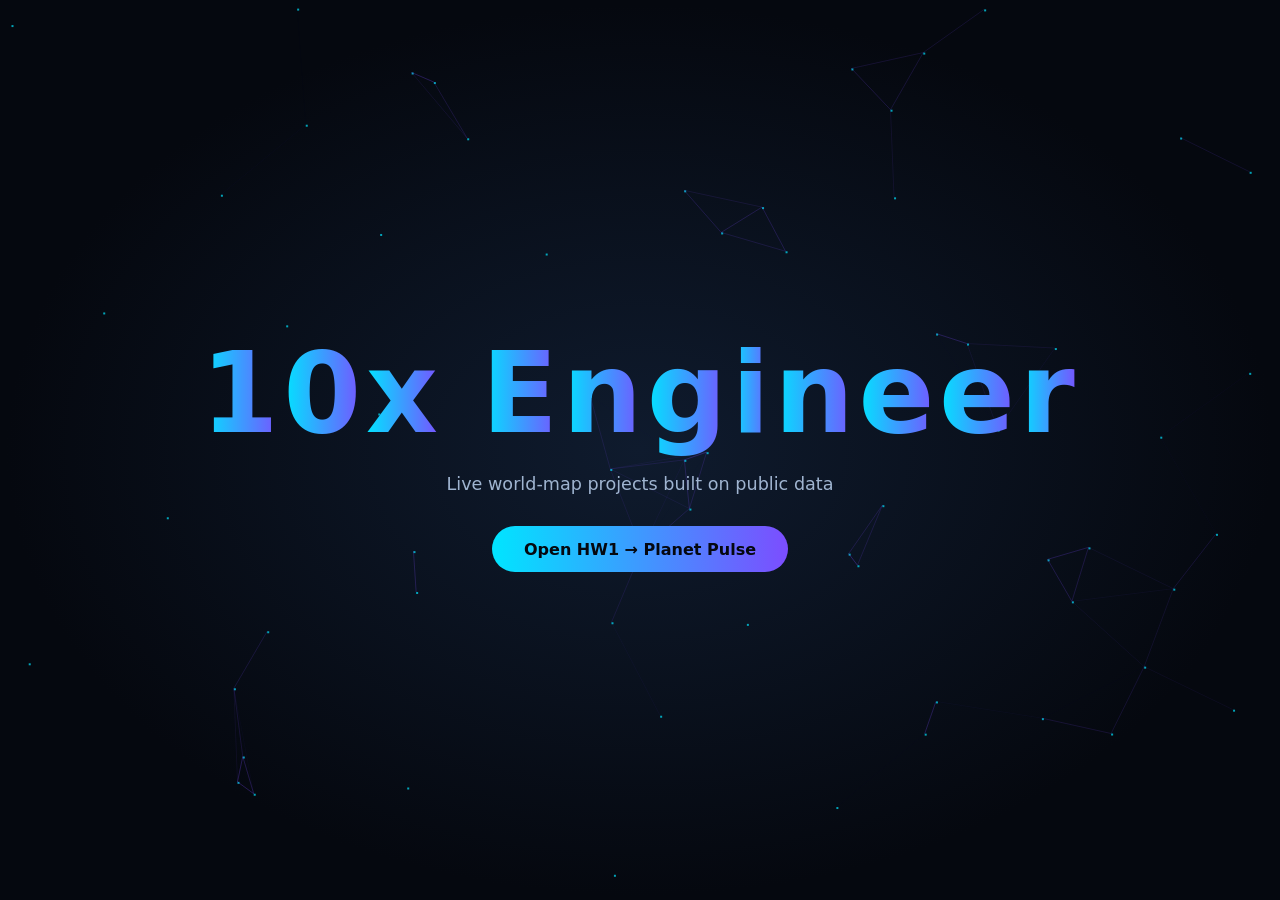
<file: index.html>
<!DOCTYPE html>
<html lang="en">
<head>
<meta charset="utf-8">
<meta name="viewport" content="width=device-width, initial-scale=1">
<title>10x Engineer</title>
<style>
  :root { --accent: #00e5ff; --accent2: #7c4dff; }
  * { box-sizing: border-box; }
  html, body { height: 100%; margin: 0; }
  body {
    display: flex; flex-direction: column; align-items: center; justify-content: center;
    background: radial-gradient(ellipse at center, #0f1b2e 0%, #05080f 70%);
    color: #e8f1ff; font-family: "Segoe UI", system-ui, sans-serif; overflow: hidden;
  }
  canvas { position: fixed; inset: 0; z-index: 0; }
  main { position: relative; z-index: 1; text-align: center; padding: 1rem; }
  h1 {
    margin: 0; font-size: clamp(2.5rem, 10vw, 7rem); font-weight: 800; letter-spacing: .04em;
    white-space: nowrap; display: inline-block;
  }
  h1 .ch {
    display: inline-block; opacity: 0; transform: translateY(40px) scale(.6) rotate(-8deg);
    background: linear-gradient(90deg, var(--accent), var(--accent2));
    -webkit-background-clip: text; background-clip: text; color: transparent;
    animation: pop .7s cubic-bezier(.2,1.4,.4,1) forwards, glow 3s ease-in-out infinite;
    animation-delay: calc(var(--i) * 90ms), calc(1.8s + var(--i) * 120ms);
  }
  h1 .sp { width: .35em; }
  @keyframes pop { to { opacity: 1; transform: none; } }
  @keyframes glow {
    0%, 100% { filter: drop-shadow(0 0 4px rgba(0,229,255,.3)); transform: translateY(0); }
    50% { filter: drop-shadow(0 0 16px rgba(124,77,255,.9)); transform: translateY(-6px); }
  }
  p { opacity: 0; margin: 1rem 0 2rem; font-size: 1.1rem; color: #9fb4d0; animation: fade 1s ease 1.9s forwards; }
  a.btn {
    display: inline-block; padding: .85rem 2rem; border-radius: 999px; text-decoration: none;
    color: #05080f; font-weight: 700; background: linear-gradient(90deg, var(--accent), var(--accent2));
    opacity: 0; animation: fade 1s ease 2.3s forwards; transition: transform .2s, box-shadow .2s;
  }
  a.btn:hover, a.btn:focus-visible { transform: translateY(-3px) scale(1.04); box-shadow: 0 8px 28px rgba(0,229,255,.4); }
  @keyframes fade { to { opacity: 1; } }
  @media (prefers-reduced-motion: reduce) {
    h1 .ch, p, a.btn { animation: none; opacity: 1; transform: none; }
  }
</style>
</head>
<body>
<canvas id="bg"></canvas>
<main>
  <h1 id="title" aria-label="10x Engineer"></h1>
  <p>Live world-map projects built on public data</p>
  <a class="btn" href="HW1/">Open HW1 &rarr; Planet Pulse</a>
</main>
<script>
  // Letter-by-letter title
  const title = document.getElementById('title');
  [...'10x Engineer'].forEach((c, i) => {
    const s = document.createElement('span');
    s.className = 'ch' + (c === ' ' ? ' sp' : '');
    s.style.setProperty('--i', i);
    s.setAttribute('aria-hidden', 'true');
    s.textContent = c === ' ' ? '\u00a0' : c;
    title.appendChild(s);
  });

  // Drifting particle network background
  const cv = document.getElementById('bg'), ctx = cv.getContext('2d');
  let w, h, pts;
  function init() {
    w = cv.width = innerWidth; h = cv.height = innerHeight;
    pts = Array.from({ length: Math.min(90, Math.floor(w * h / 18000)) }, () => ({
      x: Math.random() * w, y: Math.random() * h,
      vx: (Math.random() - .5) * .4, vy: (Math.random() - .5) * .4
    }));
  }
  function frame() {
    ctx.clearRect(0, 0, w, h);
    for (const p of pts) {
      p.x = (p.x + p.vx + w) % w; p.y = (p.y + p.vy + h) % h;
      ctx.fillStyle = 'rgba(0,229,255,.7)';
      ctx.fillRect(p.x, p.y, 2, 2);
    }
    for (let i = 0; i < pts.length; i++) for (let j = i + 1; j < pts.length; j++) {
      const d = Math.hypot(pts[i].x - pts[j].x, pts[i].y - pts[j].y);
      if (d < 120) {
        ctx.strokeStyle = 'rgba(124,77,255,' + (1 - d / 120) * .35 + ')';
        ctx.beginPath(); ctx.moveTo(pts[i].x, pts[i].y); ctx.lineTo(pts[j].x, pts[j].y); ctx.stroke();
      }
    }
    requestAnimationFrame(frame);
  }
  addEventListener('resize', init);
  init();
  if (!matchMedia('(prefers-reduced-motion: reduce)').matches) frame();
</script>
</body>
</html>
</file>
